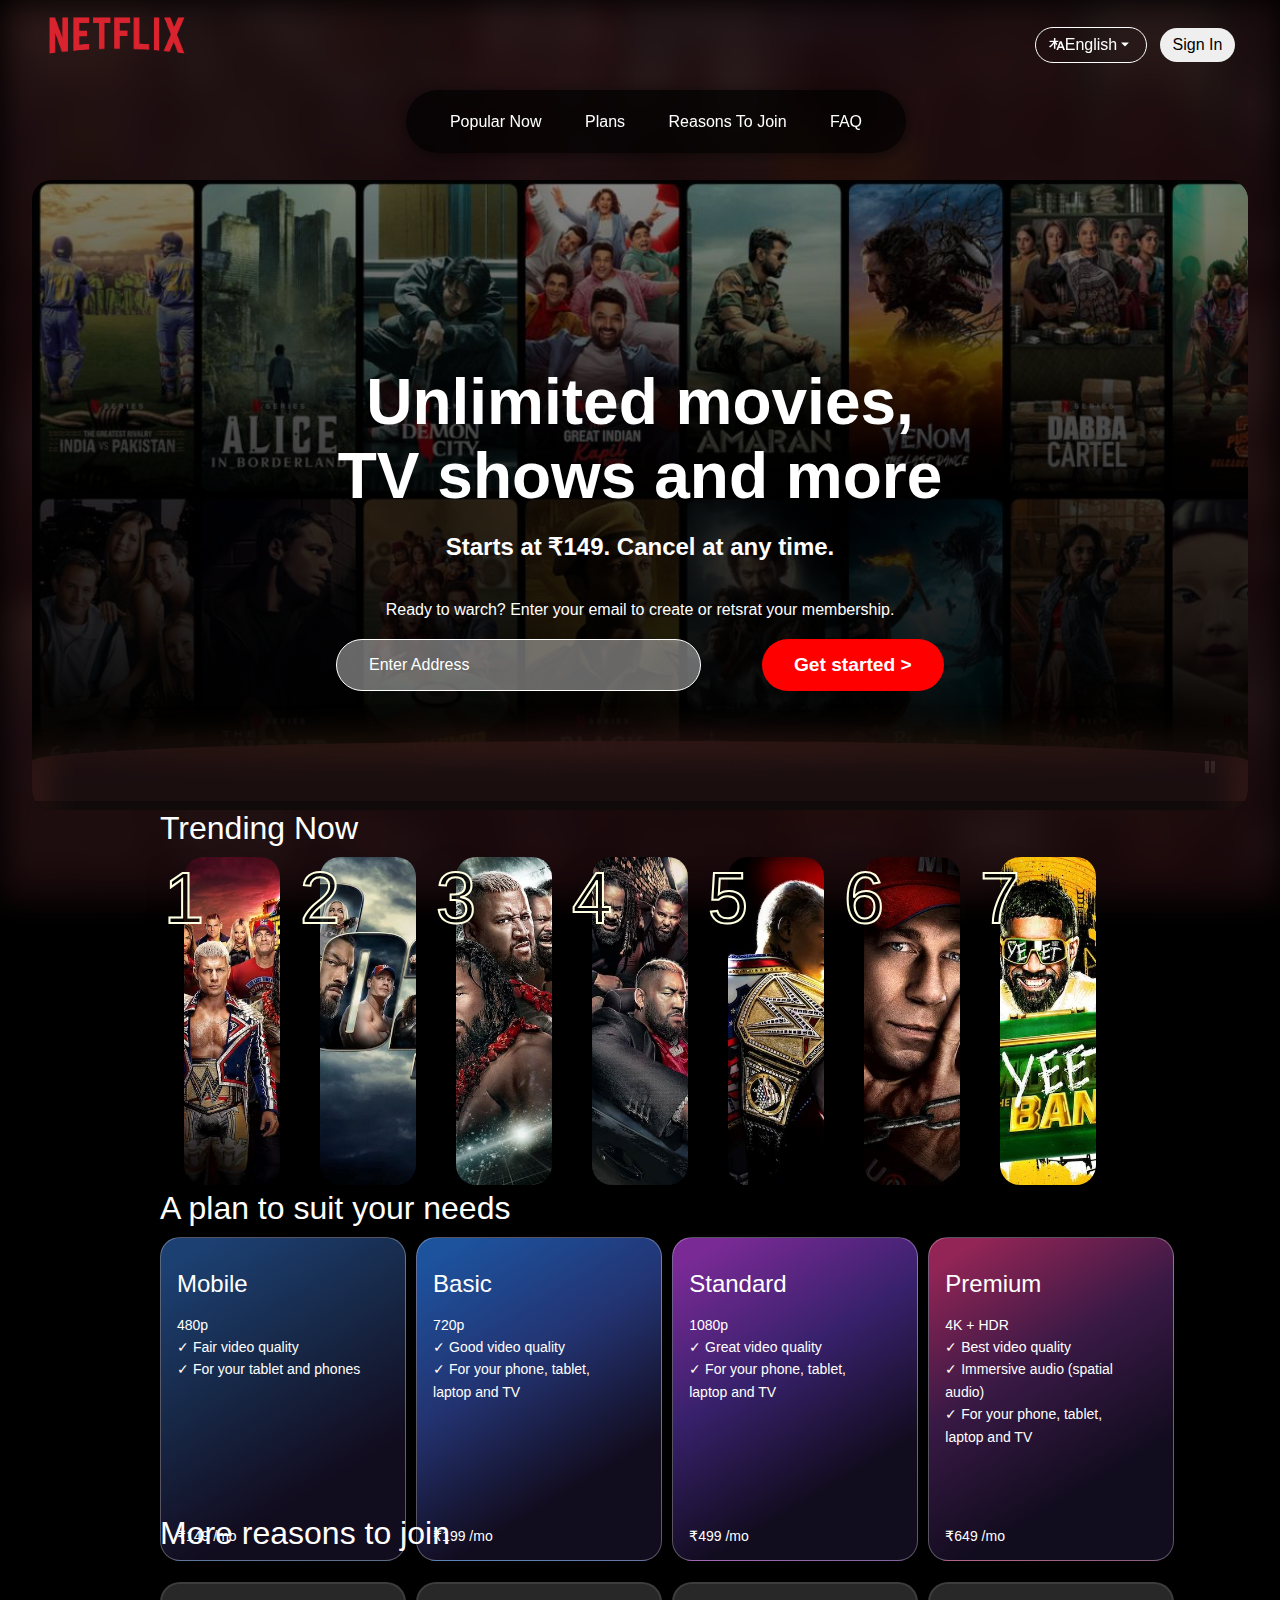
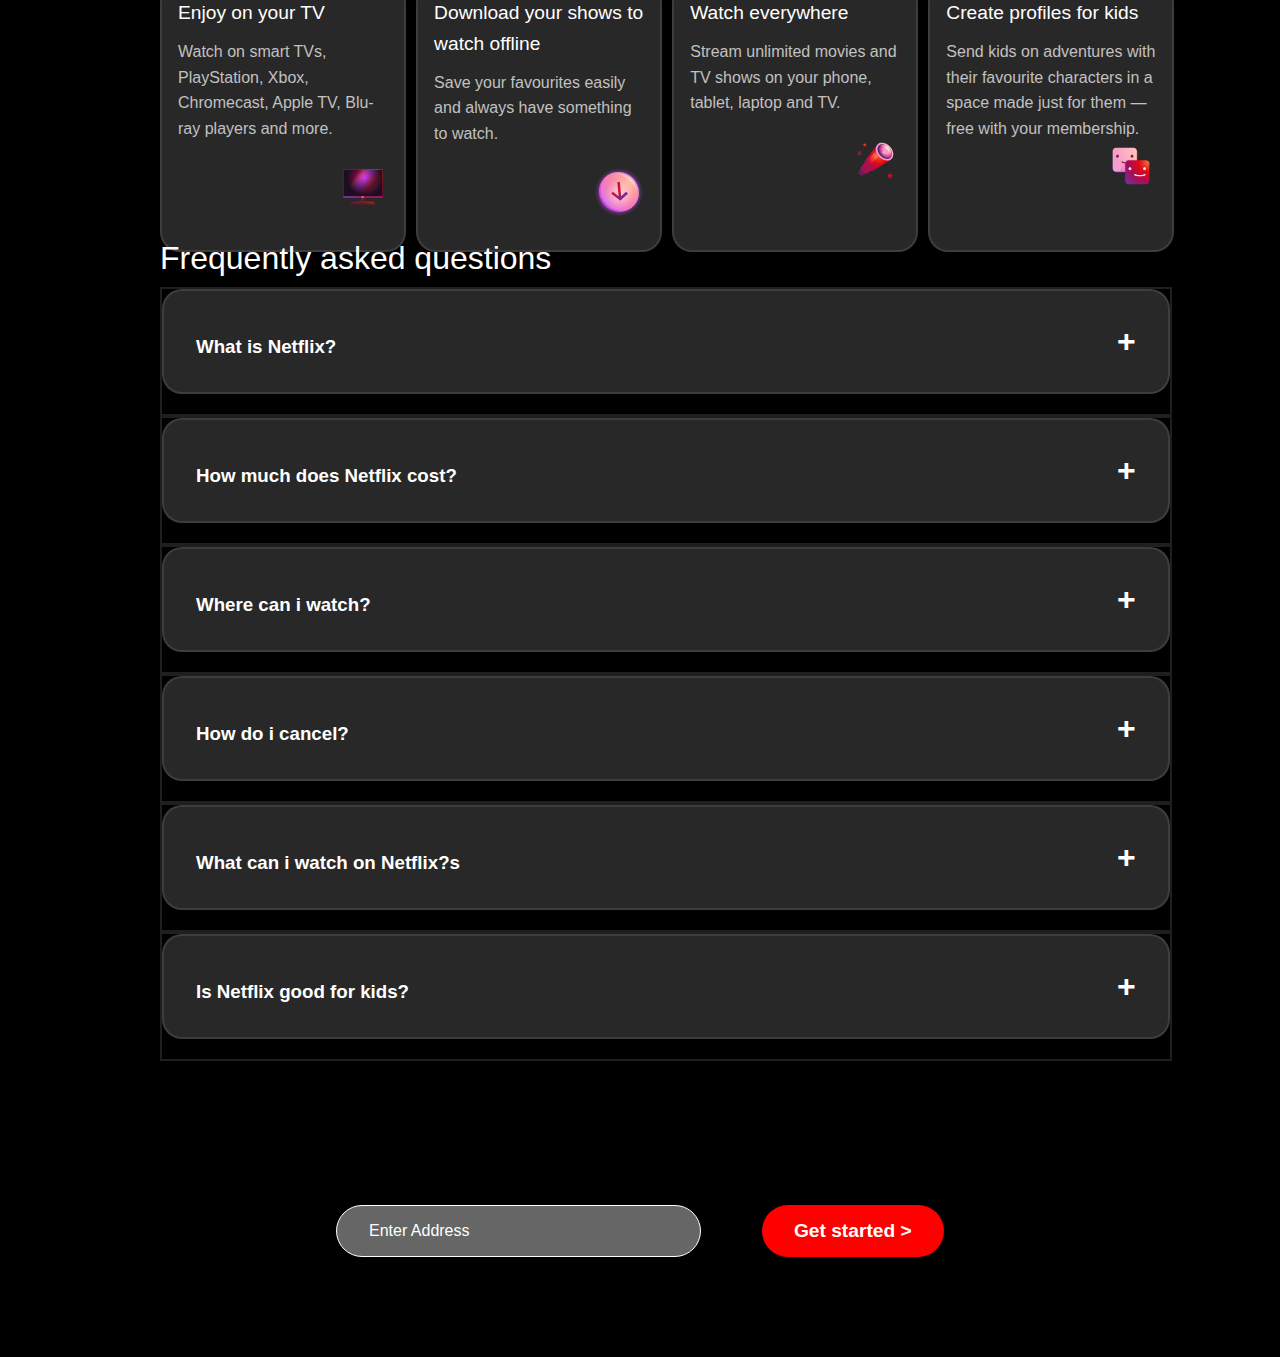
<file: netflix.html>
<!DOCTYPE html>
<html lang="en">
    <head>
        <meta charset="UTF-8">
        <meta name="viewport" content="width=device-width, initial-scale=1.0">
        <link rel="stylesheet" href="netflix.css">
        <title>Netflix Clone</title>
    </head>
    <body>
        <div class="mainNetflixContainer">
            <div class="backgroundImage">
                <div class="pinkOverLay"></div>
                
            </div>
            <div class="content">
            <nav class="nav">
                <div class="navUpper">
                    <div class="navUpperLeft">
                        <img class="Netflix_Logo" src="./Netflix_Logo.png" alt="">
                    </div>
                    <div class="navUpperRight">
                        <div class="navButtonContainer">
                            <div class="languageButton">
                                <button class="languageButtonEng">
                                    <svg xmlns="http://www.w3.org/2000/svg" fill="none" role="img" viewBox="0 0 16 16" width="16" height="16" data-icon="LanguagesSmall" aria-hidden="true"><path fill-rule="evenodd" clip-rule="evenodd" d="M10.7668 5.33333L10.5038 5.99715L9.33974 8.9355L8.76866 10.377L7.33333 14H9.10751L9.83505 12.0326H13.4217L14.162 14H16L12.5665 5.33333H10.8278H10.7668ZM10.6186 9.93479L10.3839 10.5632H11.1036H12.8856L11.6348 7.2136L10.6186 9.93479ZM9.52722 4.84224C9.55393 4.77481 9.58574 4.71045 9.62211 4.64954H6.41909V2H4.926V4.64954H0.540802V5.99715H4.31466C3.35062 7.79015 1.75173 9.51463 0 10.4283C0.329184 10.7138 0.811203 11.2391 1.04633 11.5931C2.55118 10.6795 3.90318 9.22912 4.926 7.57316V12.6667H6.41909V7.51606C6.81951 8.15256 7.26748 8.76169 7.7521 9.32292L8.31996 7.88955C7.80191 7.29052 7.34631 6.64699 6.9834 5.99715H9.06968L9.52722 4.84224Z" fill="currentColor"></path></svg>
                                    <p>English</p>
                                    <svg xmlns="http://www.w3.org/2000/svg" fill="none" role="img" viewBox="0 0 16 16" width="16" height="16" data-icon="CaretDownSmall" aria-hidden="true"><path fill-rule="evenodd" clip-rule="evenodd" d="M11.5976 6.5C11.7461 6.5 11.8204 6.67956 11.7154 6.78457L8.23574 10.2643C8.10555 10.3945 7.89445 10.3945 7.76425 10.2643L4.28457 6.78457C4.17956 6.67956 4.25393 6.5 4.40244 6.5H11.5976Z" fill="currentColor"></path></svg>
                                </button>
                            </div>
                            <div class="signInButton">
                                <button class="signInButton"> Sign In </button>
                            </div>
                        </div>
                    </div>
                </div>
            </header>
                <div class="navLower">
                    <ul class="menu">
                        <li class="menuList"> <a href="#carousel">Popular Now </a></li>
                        <li class="menuList"> <a href="#plan">Plans </a></li>
                        <li class="menuList"> <a href="#reasonToJoin">Reasons To Join </a></li>
                        <li class="menuList"> <a href="#faq">FAQ </a></li>
                    </ul>
                </div>
            </nav>
            <div class="section">
            <section class="banner">
                <div class="bannerInner">
                    <img src="./Netfli_Banner.jpg" alt="Netfli_Banner"/>
                    <img src="./Netfli_Banner.jpg" alt="Netfli_Banner"/>
                </div>
                
                <div class="overlay"></div>
                <div class="bannerContainer">
                    <h2> Unlimited movies, TV shows and more </h2>
                    <h4> Starts at ₹149. Cancel at any time. </h4>
                    <p> Ready to warch? Enter your email to create or retsrat your membership. </p>
                    <div class="bannerSignIn">
                        <input class="emailInput" type="email" placeholder="Enter Address" name ="email" id=" ">
                        <button class="getStarted"> Get started > </button>
                    </div>
                    <button class="pauseButton">
                        <svg xmlns="http://www.w3.org/2000/svg" fill="none" role="img" viewBox="0 0 16 16" width="16" height="16" data-icon="PauseSmall" aria-hidden="true"><path fill-rule="evenodd" clip-rule="evenodd" d="M3.5 2C3.22386 2 3 2.22386 3 2.5V13.5C3 13.7761 3.22386 14 3.5 14H6.5C6.77614 14 7 13.7761 7 13.5V2.5C7 2.22386 6.77614 2 6.5 2H3.5ZM9.5 2C9.22386 2 9 2.22386 9 2.5V13.5C9 13.7761 9.22386 14 9.5 14H12.5C12.7761 14 13 13.7761 13 13.5V2.5C13 2.22386 12.7761 2 12.5 2H9.5Z" fill="currentColor"></path></svg>
                    </button>
                <div class="bannerCurve">   
                    <div class="backgroundImageCurve">
                        <div class="pinkOverLayCurve"></div>
                    </div>
                </div>
                </div>
            </section>
            <section id="carousel" class="carousel">
                <h2> Trending Now </h2>
                <div class="carouselContainer">
                    <button class="scrollLeft" >&#10094;</button>
                    <div class="carouselCard">
                        <div class="carouselNumber">
                            <span>1</span>
                        </div>
                        <div class="carouselImage">
                            <img src="./trending1.jpg" alt="">
                        </div>
                    </div>
                    <div class="carouselCard">
                        <div class="carouselNumber">
                            <span>2</span>
                        </div>
                        <div class="carouselImage">
                            <img src="./trending2.jpg" alt="">
                        </div>
                    </div>
                    <div class="carouselCard">
                        <div class="carouselNumber">
                            <span>3</span>
                        </div>
                        <div class="carouselImage">
                            <img src="./trending3.jpg" alt="">
                        </div>
                    </div>
                    <div class="carouselCard">
                        <div class="carouselNumber">
                            <span>4</span>
                        </div>
                        <div class="carouselImage">
                            <img src="./trending4.jpg" alt="">
                        </div>
                    </div>
                    <div class="carouselCard">
                        <div class="carouselNumber">
                            <span>5</span>
                        </div>
                        <div class="carouselImage">
                            <img src="./trending5.jpg" alt="">
                        </div>
                    </div>
                    <div class="carouselCard">
                        <div class="carouselNumber">
                            <span>6</span>
                        </div>
                        <div class="carouselImage">
                            <img src="./trending6.jpg" alt="">
                        </div>
                    </div>
                    <div class="carouselCard">
                        <div class="carouselNumber">
                            <span>7</span>
                        </div>
                        <div class="carouselImage">
                            <img src="./trending7.jpg" alt="">
                        </div>
                    </div>
                    <!-- <div class="carouselCard">
                        <div class="carouselNumber"></div>
                        <div class="carouselImage">
                            <img src="./trending8.jpg" alt="">
                        </div>
                    </div>
                    <div class="carouselCard">
                        <div class="carouselNumber"></div>
                        <div class="carouselImage">
                            <img src="./trending9.jpg" alt="">
                        </div>
                    </div>
                    <div class="carouselCard">
                        <div class="carouselNumber"></div>
                        <div class="carouselImage">
                            <img src="./trending10.jpg" alt="">
                        </div>
                    </div> -->
                <!-- <button class="scrollBtnright" id="scrollRight">&#10095;</button> -->
                </div>
            </section>
            <section id="plan" class="plan">
                <h2> A plan to suit your needs</h2>
                <div class="planContainer">
                    <div class="planCard planCard1">
                        <div class="planUpper">
                            <h2>Mobile</h2>
                            <p>480p</p>
                            <p>&check; Fair video quality</p>
                            <p>&check; For your tablet and phones</p>
                        </div>
                        <div class="planLower">
                            <p>₹149 /mo</p>
                        </div>
                    </div>
                    <div class="planCard planCard2">
                        <div class="planUpper">
                            <h2>Basic</h2>
                            <p>720p</p>
                            <p>&check; Good video quality</p>
                            <p>&check; For your phone, tablet, laptop and TV</p>
                        </div>
                        <div class="planLower">
                            <p>₹199 /mo</p>
                        </div>
                    </div>
                    <div class="planCard planCard3">
                        <div class="planUpper">
                            <h2>Standard</h2>
                            <p>1080p</p>
                            <p>&check; Great video quality</p>
                            <p>&check; For your phone, tablet, laptop and TV</p>
                        </div>
                        <div class="planLower">
                            <p>₹499 /mo</p>
                        </div>
                    </div>
                    <div class="planCard planCard4">
                        <div class="planUpper">
                            <h2>Premium</h2>
                            <p>4K + HDR</p>
                            <p>&check; Best video quality</p>
                            <p>&check; Immersive audio (spatial audio)</p>
                            <p>&check; For your phone, tablet, laptop and TV</p>
                        </div>
                        <div class="planLower">
                            <p>₹649 /mo</p>
                        </div>
                    </div>
                </div>
            
        </section>
            <section id="reasonToJoin" class="reasonToJoin"> 
                <h2>More reasons to join</h2>
                <div class="reasonContainer">
                    <div class="reasonCard reasonCard1">
                        <div class="reasonUpper">
                            <h2>Enjoy on your TV</h2>
                             <p>Watch on smart TVs, PlayStation, Xbox, Chromecast, Apple TV, Blu-ray players and more.</p>
                        </div>
                        <div class="reasonLower">
                            <svg width="72" height="72" viewBox="0 0 72 72" fill="none"><g id="television-core-small"><path id="Vector" fill-rule="evenodd" clip-rule="evenodd" d="M37.2 53.3992C37.2 52.7365 36.6628 52.1992 36 52.1992H34.8C34.1373 52.1992 33.6 52.7365 33.6 53.3992V56.2636C33.6 56.9129 33.0834 57.4433 32.4347 57.4739C30.3013 57.5744 28.1719 57.7834 26.0546 58.1011L19.444 59.0926C18.2692 59.2688 17.4 60.2782 17.4 61.4662V62.0992C17.4 62.4304 17.6686 62.6992 18 62.6992H52.8C53.1314 62.6992 53.4 62.4304 53.4 62.0992V61.4662C53.4 60.2782 52.5309 59.2688 51.3561 59.0926L44.7454 58.1011C42.6282 57.7834 40.4987 57.5744 38.3653 57.4739C37.7167 57.4433 37.2 56.9129 37.2 56.2636V53.3992Z" fill="url(#paint0_radial_5179_1308)"></path><path id="Vector_2" d="M18.6 60.7388C18.6 60.2306 18.9587 59.796 19.4602 59.711C22.0196 59.2775 29.7585 58.0508 35.4 58.0508C41.0415 58.0508 48.7804 59.2775 51.3398 59.711C51.8412 59.796 52.2 60.2306 52.2 60.7388C52.2 60.902 52.0575 61.0268 51.8967 61.0004C50.1219 60.707 40.9704 59.2409 35.4 59.2409C29.8295 59.2409 20.678 60.707 18.9033 61.0004C18.7425 61.0268 18.6 60.902 18.6 60.7388Z" fill="url(#paint1_radial_5179_1308)"></path><path id="Vector_3" d="M63 12H8.99995C8.00584 12 7.19995 12.8059 7.19995 13.8V51.6C7.19995 52.5941 8.00584 53.4 8.99995 53.4H63C63.9941 53.4 64.8 52.5941 64.8 51.6V13.8C64.8 12.8059 63.9941 12 63 12Z" fill="url(#paint2_linear_5179_1308)"></path><path id="Vector_4" d="M63 12H8.99995C8.00584 12 7.19995 12.8059 7.19995 13.8V51.6C7.19995 52.5941 8.00584 53.4 8.99995 53.4H63C63.9941 53.4 64.8 52.5941 64.8 51.6V13.8C64.8 12.8059 63.9941 12 63 12Z" fill="url(#paint3_radial_5179_1308)"></path><path id="Vector_5" fill-rule="evenodd" clip-rule="evenodd" d="M8.99995 12.6H63C63.663 12.6 64.2 13.1372 64.2 13.8V50.4H7.79995V13.8C7.79995 13.1372 8.33719 12.6 8.99995 12.6ZM7.19995 50.4V13.8C7.19995 12.8059 8.00581 12 8.99995 12H63C63.9942 12 64.8 12.8059 64.8 13.8V50.4V51.6C64.8 52.5941 63.9942 53.4 63 53.4H8.99995C8.00581 53.4 7.19995 52.5941 7.19995 51.6V50.4Z" fill="url(#paint4_radial_5179_1308)"></path><path id="Vector_6" d="M35.4 52.8C36.3941 52.8 37.2 52.3971 37.2 51.9C37.2 51.4029 36.3941 51 35.4 51C34.4059 51 33.6 51.4029 33.6 51.9C33.6 52.3971 34.4059 52.8 35.4 52.8Z" fill="url(#paint5_radial_5179_1308)"></path></g><defs><radialGradient id="paint0_radial_5179_1308" cx="0" cy="0" r="1" gradientUnits="userSpaceOnUse" gradientTransform="translate(50.3269 49.3723) rotate(118.526) scale(55.1579 46.2871)"><stop stop-color="#802600"></stop><stop offset="0.333333" stop-color="#6F181D"></stop><stop offset="0.666667" stop-color="#5B1333"></stop><stop offset="1" stop-color="#391945"></stop></radialGradient><radialGradient id="paint1_radial_5179_1308" cx="0" cy="0" r="1" gradientUnits="userSpaceOnUse" gradientTransform="translate(48.1077 53.6128) rotate(158.116) scale(32.7275 42.219)"><stop stop-color="#99421D"></stop><stop offset="0.333333" stop-color="#99161D"></stop><stop offset="0.666667" stop-color="#7D1845"></stop><stop offset="1" stop-color="#59216E"></stop></radialGradient><linearGradient id="paint2_linear_5179_1308" x1="10.4727" y1="14.9572" x2="56.1755" y2="51.4814" gradientUnits="userSpaceOnUse"><stop stop-color="#99161D"></stop><stop offset="0.245283" stop-color="#CA005B"></stop><stop offset="0.346698" stop-color="#FF479A"></stop><stop offset="0.46934" stop-color="#CC3CFF"></stop><stop offset="0.735849" stop-color="#BC1A22"></stop><stop offset="1" stop-color="#C94FF5"></stop></linearGradient><radialGradient id="paint3_radial_5179_1308" cx="0" cy="0" r="1" gradientUnits="userSpaceOnUse" gradientTransform="translate(38.6181 23.8286) rotate(90) scale(25.9571 25.8545)"><stop stop-color="#1C0E20" stop-opacity="0"></stop><stop offset="1" stop-color="#1C0E20"></stop></radialGradient><radialGradient id="paint4_radial_5179_1308" cx="0" cy="0" r="1" gradientUnits="userSpaceOnUse" gradientTransform="translate(54 20.1938) rotate(144.293) scale(47.2897 44.8232)"><stop stop-color="#EF7744"></stop><stop offset="0.333333" stop-color="#E50914"></stop><stop offset="0.666667" stop-color="#A70D53"></stop><stop offset="1" stop-color="#792A95"></stop></radialGradient><radialGradient id="paint5_radial_5179_1308" cx="0" cy="0" r="1" gradientUnits="userSpaceOnUse" gradientTransform="translate(36.525 51.3562) rotate(135) scale(4.58735)"><stop stop-color="#FFDCCC"></stop><stop offset="0.333333" stop-color="#FFBDC0"></stop><stop offset="0.666667" stop-color="#F89DC6"></stop><stop offset="1" stop-color="#E4A1FA"></stop></radialGradient></defs></svg>
                        </div>
                    </div>
                    <div class="reasonCard reasonCard2">
                        <div class="reasonUpper">
                            <h2>Download your shows to watch offline</h2>
                            <p>Save your favourites easily and always have something to watch.</p>
                        </div>
                        <div class="reasonLower">
                            <svg width="72" height="72" viewBox="0 0 72 72" fill="none"><g id="download-core-small"><path id="Vector" d="M36 70.2008C54.8882 70.2008 70.2001 54.8889 70.2001 36.0008C70.2001 17.1126 54.8882 1.80078 36 1.80078C17.1119 1.80078 1.80005 17.1126 1.80005 36.0008C1.80005 54.8889 17.1119 70.2008 36 70.2008Z" fill="url(#paint0_radial_5179_7940)"></path><path id="Vector_2" opacity="0.4" d="M64.7658 36.195C65.5206 51.5916 53.7908 63.5824 38.5668 62.977C23.3428 62.3722 10.3893 49.4 9.63446 34.0034C8.87954 18.6068 20.6091 6.61594 35.8331 7.22116C51.0571 7.82638 64.0104 20.7984 64.7658 36.195Z" fill="url(#paint1_radial_5179_7940)"></path><path id="Vector_3" d="M62.3657 37.9958C63.1205 53.3924 51.3908 65.3832 36.1668 64.7778C20.9428 64.173 7.9893 51.2008 7.23444 35.8041C6.47952 20.4075 18.2091 8.41672 33.4331 9.02194C48.6571 9.62716 61.6103 22.5992 62.3657 37.9958Z" fill="url(#paint2_radial_5179_7940)"></path><path id="Vector_4" opacity="0.5" d="M64.7658 36.195C65.5206 51.5916 53.7908 63.5824 38.5668 62.977C23.3428 62.3722 10.3893 49.4 9.63446 34.0034C8.87954 18.6068 20.6091 6.61594 35.8331 7.22116C51.0571 7.82638 64.0104 20.7984 64.7658 36.195Z" fill="url(#paint3_radial_5179_7940)"></path><path id="Vector_5" opacity="0.6" d="M36.9 60.6C48.6636 60.6 58.2 51.0637 58.2 39.3C58.2 27.5363 48.6636 18 36.9 18C25.1363 18 15.6 27.5363 15.6 39.3C15.6 51.0637 25.1363 60.6 36.9 60.6Z" fill="url(#paint4_radial_5179_7940)"></path><path id="Vector_6" fill-rule="evenodd" clip-rule="evenodd" d="M39.0849 42.2727L46.3387 35.76L48.8945 38.5142L38.9118 47.477L37.8466 48.4333L36.6071 47.477L24.9899 38.5142L27.0434 35.76L35.4849 42.2727L33.6 21.6016H37.2L39.0849 42.2727Z" fill="url(#paint5_radial_5179_7940)"></path><path id="Vector_7" opacity="0.4" fill-rule="evenodd" clip-rule="evenodd" d="M61.6566 34.9618C61.7832 35.3893 62.391 35.3233 62.3694 34.878C61.6962 21.1369 50.1509 9.55975 36.5817 9.01957C34.4606 8.93515 32.4155 9.12541 30.4772 9.55909C30.0745 9.64915 30.1575 10.2082 30.5697 10.2246C45.0094 10.7979 57.6246 21.2971 61.6566 34.9618Z" fill="url(#paint6_radial_5179_7940)"></path></g><defs><radialGradient id="paint0_radial_5179_7940" cx="0" cy="0" r="1" gradientUnits="userSpaceOnUse" gradientTransform="translate(36.0001 36.1837) rotate(-90) scale(34.3829)"><stop offset="0.782019" stop-color="#982DBE"></stop><stop offset="0.906819" stop-color="#B038DC" stop-opacity="0.2"></stop><stop offset="1" stop-color="#E4A1FA" stop-opacity="0"></stop></radialGradient><radialGradient id="paint1_radial_5179_7940" cx="0" cy="0" r="1" gradientUnits="userSpaceOnUse" gradientTransform="translate(52.9937 20.0992) rotate(135) scale(49.9836)"><stop stop-color="#FFDCCC"></stop><stop offset="0.333333" stop-color="#FFBDC0"></stop><stop offset="0.666667" stop-color="#F89DC6"></stop><stop offset="1" stop-color="#E4A1FA"></stop></radialGradient><radialGradient id="paint2_radial_5179_7940" cx="0" cy="0" r="1" gradientUnits="userSpaceOnUse" gradientTransform="translate(52.7999 19.6937) rotate(135) scale(53.1037)"><stop stop-color="#FFA984"></stop><stop offset="0.333333" stop-color="#FF787F"></stop><stop offset="0.666667" stop-color="#F45FA2"></stop><stop offset="1" stop-color="#C44AF1"></stop></radialGradient><radialGradient id="paint3_radial_5179_7940" cx="0" cy="0" r="1" gradientUnits="userSpaceOnUse" gradientTransform="translate(52.9937 20.0992) rotate(135) scale(49.9836)"><stop stop-color="#FFDCCC"></stop><stop offset="0.333333" stop-color="#FFBDC0"></stop><stop offset="0.666667" stop-color="#F89DC6"></stop><stop offset="1" stop-color="#E4A1FA"></stop></radialGradient><radialGradient id="paint4_radial_5179_7940" cx="0" cy="0" r="1" gradientUnits="userSpaceOnUse" gradientTransform="translate(36.9 39.3) scale(21.3)"><stop stop-color="white"></stop><stop offset="1" stop-color="white" stop-opacity="0"></stop></radialGradient><radialGradient id="paint5_radial_5179_7940" cx="0" cy="0" r="1" gradientUnits="userSpaceOnUse" gradientTransform="translate(31.2 32.1016) rotate(39.5226) scale(15.5567)"><stop stop-color="#EF7744"></stop><stop offset="0.2406" stop-color="#E50914"></stop><stop offset="1" stop-color="#792A95"></stop></radialGradient><radialGradient id="paint6_radial_5179_7940" cx="0" cy="0" r="1" gradientUnits="userSpaceOnUse" gradientTransform="translate(50.7 21.3) rotate(-180) scale(30)"><stop stop-color="white"></stop><stop offset="1" stop-color="white" stop-opacity="0"></stop></radialGradient></defs></svg>
                        </div>
                    </div>
                    <div class="reasonCard reasonCard3">
                        <div class="reasonUpper">
                            <h2>Watch everywhere</h2>
                            <p>Stream unlimited movies and TV shows on your phone, tablet, laptop and TV.</p>
                        </div>
                        <div class="reasonLower">
                            <svg width="72" height="72" viewBox="0 0 72 72" fill="none"><g id="telescope-core-small"><path id="Vector" d="M24.0492 36.6016L33.6 46.3898L17.8029 56.8633C17.8029 56.8633 15.8891 57.6983 13.625 55.2638C11.361 52.8293 12.1235 51.238 12.1235 51.238L24.0492 36.6016Z" fill="url(#paint0_radial_5179_1664)"></path><path id="Vector_2" d="M25.0344 34.1992L36 46.151L25.0616 53.8043C25.0616 53.8043 21.8289 55.0984 18.0987 51.0172C14.3686 46.9358 15.9198 44.5105 15.9198 44.5105L25.0344 34.1992Z" fill="url(#paint1_radial_5179_1664)"></path><path id="Vector_3" d="M39 13.0195L59.1 33.6788L32.5325 50.4142C32.5325 50.4142 28.7459 50.2552 24.3978 45.4897C20.0498 40.7243 21.4096 35.8101 21.4096 35.8101L39 13.0195Z" fill="url(#paint2_radial_5179_1664)"></path><path id="Vector_4" d="M57.6709 15.3516C63.1044 21.2807 63.9858 29.2883 59.6386 33.2371C55.2916 37.186 47.3628 35.5806 41.9292 29.6515C36.4954 23.7224 35.6145 15.7148 39.9615 11.766C44.3084 7.81716 52.2372 9.42252 57.6709 15.3516Z" fill="url(#paint3_radial_5179_1664)"></path><path id="Vector_5" d="M58.3787 31.255C54.8121 34.5032 48.2143 33.0817 43.6421 28.0798C39.07 23.078 38.2547 16.39 41.8213 13.1419C45.3879 9.89364 51.9857 11.3152 56.5579 16.3171C61.1298 21.3189 61.9452 28.0069 58.3787 31.255Z" fill="url(#paint4_radial_5179_1664)"></path><path id="Vector_6" opacity="0.85" d="M59.6783 28.823C60.576 24.1785 59.6544 20.5934 56.1603 16.6199C52.6662 12.6464 47.3508 10.8657 43.7796 12.7598C39.371 15.098 48.3734 13.5961 53.4577 19.5815C57.8259 24.724 58.8516 33.1009 59.6783 28.823Z" fill="url(#paint5_radial_5179_1664)"></path><path id="Vector_7" opacity="0.4" d="M50.3979 25.2452C50.4549 26.7239 49.2932 27.7677 47.8032 27.5766C46.3131 27.3856 45.059 26.032 45.002 24.5532C44.945 23.0745 46.1067 22.0307 47.5968 22.2218C49.0868 22.4128 50.341 23.7664 50.3979 25.2452Z" fill="url(#paint6_radial_5179_1664)"></path><path id="Vector_8" opacity="0.6" d="M36.9217 21.0039L26.4258 34.3627C26.3297 36.4604 28.2903 39.5534 30.0334 40.8344L41.2345 29.9105C39.6 28.2005 36.9591 24.1025 36.9217 21.0039Z" fill="url(#paint7_radial_5179_1664)"></path><path id="Vector_9" fill-rule="evenodd" clip-rule="evenodd" d="M20.0576 9.60156L21.479 11.7187L24 11.0654L22.3575 13.0272L23.7789 15.1444L21.3424 14.2397L19.7 16.2016L19.8365 13.6806L17.4 12.7759L19.9209 12.1225L20.0576 9.60156ZM58.776 52.8016L58.9623 56.4685L62.4 57.4188L59.0774 58.7347L59.2637 62.4016L57.0239 59.548L53.7014 60.8638L55.6397 57.7843L53.4 54.9307L56.8377 55.8811L58.776 52.8016ZM15.206 24.2101L15.8768 21.0016L13.4793 23.1964L10.6853 21.5563L11.9975 24.553L9.59998 26.7478L12.8085 26.405L14.1207 29.4016L14.7915 26.1931L18 25.8502L15.206 24.2101Z" fill="url(#paint8_linear_5179_1664)"></path></g><defs><radialGradient id="paint0_radial_5179_1664" cx="0" cy="0" r="1" gradientUnits="userSpaceOnUse" gradientTransform="translate(36.6875 32.7016) rotate(135) scale(34.9134)"><stop stop-color="#99421D"></stop><stop offset="0.333333" stop-color="#99161D"></stop><stop offset="0.666667" stop-color="#7D1845"></stop><stop offset="1" stop-color="#59216E"></stop></radialGradient><radialGradient id="paint1_radial_5179_1664" cx="0" cy="0" r="1" gradientUnits="userSpaceOnUse" gradientTransform="translate(42.5937 27.2992) rotate(135) scale(44.5477 44.5279)"><stop stop-color="#EF7744"></stop><stop offset="0.333333" stop-color="#E50914"></stop><stop offset="0.666667" stop-color="#A70D53"></stop><stop offset="1" stop-color="#792A95"></stop></radialGradient><radialGradient id="paint2_radial_5179_1664" cx="0" cy="0" r="1" gradientUnits="userSpaceOnUse" gradientTransform="translate(42.3 29.106) rotate(135) scale(31.8127)"><stop stop-color="#FB540D"></stop><stop offset="0.333333" stop-color="#E50914"></stop><stop offset="0.666667" stop-color="#A70D53"></stop><stop offset="1" stop-color="#792A95"></stop></radialGradient><radialGradient id="paint3_radial_5179_1664" cx="0" cy="0" r="1" gradientUnits="userSpaceOnUse" gradientTransform="translate(57.675 14.7078) rotate(134.326) scale(24.0433 24.0367)"><stop stop-color="#FFDCCC"></stop><stop offset="0.333333" stop-color="#FFBDC0"></stop><stop offset="0.666667" stop-color="#F89DC6"></stop><stop offset="1" stop-color="#E4A1FA"></stop></radialGradient><radialGradient id="paint4_radial_5179_1664" cx="0" cy="0" r="1" gradientUnits="userSpaceOnUse" gradientTransform="translate(52.1305 21.273) rotate(141.875) scale(9.87138 12.8159)"><stop offset="0.307292" stop-color="#F89DC6"></stop><stop offset="0.645392" stop-color="#E75094"></stop><stop offset="1" stop-color="#59216E"></stop></radialGradient><radialGradient id="paint5_radial_5179_1664" cx="0" cy="0" r="1" gradientUnits="userSpaceOnUse" gradientTransform="translate(55.8 15.6) rotate(135) scale(13.1522)"><stop stop-color="white"></stop><stop offset="1" stop-color="white" stop-opacity="0"></stop></radialGradient><radialGradient id="paint6_radial_5179_1664" cx="0" cy="0" r="1" gradientUnits="userSpaceOnUse" gradientTransform="translate(49.2362 22.9648) rotate(131.079) scale(5.08644 6.006)"><stop stop-color="white"></stop><stop offset="1" stop-color="white" stop-opacity="0"></stop></radialGradient><radialGradient id="paint7_radial_5179_1664" cx="0" cy="0" r="1" gradientUnits="userSpaceOnUse" gradientTransform="translate(36.8758 29.1353) rotate(137.622) scale(13.5764)"><stop stop-color="#FFA984"></stop><stop offset="1" stop-color="#F7636B" stop-opacity="0"></stop></radialGradient><linearGradient id="paint8_linear_5179_1664" x1="44.65" y1="27.9016" x2="24.25" y2="48.3016" gradientUnits="userSpaceOnUse"><stop stop-color="#EF7744"></stop><stop offset="0.333333" stop-color="#E50914"></stop><stop offset="0.666667" stop-color="#A70D53"></stop><stop offset="1" stop-color="#792A95"></stop></linearGradient></defs></svg>
                        </div>
                    </div>
                    <div class="reasonCard reasonCard4">
                        <div class="reasonUpper">
                            <h2>Create profiles for kids</h2>
                            <p>Send kids on adventures with their favourite characters in a space made just for them — free with your membership.</p>
                        </div>
                        <div class="reasonLower4">
                            <div class="default-ltr-cache-107fr8n"><svg width="72" height="72" viewBox="0 0 72 72" fill="none"><g id="profiles-core-small"><path id="Vector" d="M10.8 15.6008C10.8 12.9499 12.949 10.8008 15.5999 10.8008H40.8C43.4509 10.8008 45.6 12.9498 45.6 15.6008V40.8007C45.6 43.4516 43.4509 45.6007 40.8 45.6007H15.6C12.949 45.6007 10.8 43.4517 10.8 40.8007V15.6008Z" fill="url(#paint0_radial_5179_7919)"></path><path id="Vector_2" d="M9.59998 14.4016C9.59998 11.7506 11.749 9.60162 14.4 9.60156H39.6C42.251 9.60156 44.4 11.7506 44.4 14.4016V39.6015C44.4 42.2525 42.251 44.4015 39.6 44.4015H14.4C11.749 44.4016 9.59998 42.2525 9.59998 39.6015V14.4016Z" fill="url(#paint1_radial_5179_7919)"></path><path id="Vector_3" d="M18.6 21.9008C18.6 23.0606 17.6598 24.0008 16.5 24.0008C15.3402 24.0008 14.4 23.0606 14.4 21.9008C14.4 20.741 15.3402 19.8008 16.5 19.8008C17.6598 19.8008 18.6 20.741 18.6 21.9008Z" fill="url(#paint2_radial_5179_7919)"></path><path id="Vector_4" d="M39.6 21.9008C39.6 23.0606 38.6598 24.0008 37.5 24.0008C36.3402 24.0008 35.4 23.0606 35.4 21.9008C35.4 20.741 36.3402 19.8008 37.5 19.8008C38.6598 19.8008 39.6 20.741 39.6 21.9008Z" fill="url(#paint3_radial_5179_7919)"></path><path id="Vector_5" d="M23.6713 29.4501C23.2437 29.1967 22.6917 29.3379 22.4383 29.7655C22.1848 30.1932 22.3261 30.7452 22.7537 30.9986C23.8254 31.6337 26.769 32.7744 30.6375 32.7744C34.506 32.7744 37.4497 31.6337 38.5213 30.9986C38.949 30.7452 39.0902 30.1932 38.8368 29.7655C38.5834 29.3379 38.0313 29.1967 37.6037 29.4501C36.8191 29.9151 34.194 30.9744 30.6375 30.9744C27.081 30.9744 24.456 29.9151 23.6713 29.4501Z" fill="url(#paint4_radial_5179_7919)"></path><path id="Vector_6" opacity="0.35" d="M19.2 44.4016H28.2L32.4 27.6016C30.2787 28.1801 28.4542 29.5387 27.2921 31.4053L19.2 44.4016Z" fill="url(#paint5_radial_5179_7919)"></path><path id="Vector_7" d="M27.6 32.4016C27.6 29.7506 29.749 27.6016 32.4 27.6016L57.6 27.6016C60.2508 27.6016 62.4 29.7506 62.4 32.4016V57.6015C62.4 60.2524 60.2508 62.4016 57.6 62.4016H32.4C29.749 62.4016 27.6 60.2524 27.6 57.6016V32.4016Z" fill="url(#paint6_radial_5179_7919)"></path><path id="Vector_8" d="M36.6 39.9008C36.6 41.0606 35.6598 42.0008 34.5 42.0008C33.3402 42.0008 32.4 41.0606 32.4 39.9008C32.4 38.741 33.3402 37.8008 34.5 37.8008C35.6598 37.8008 36.6 38.741 36.6 39.9008Z" fill="url(#paint7_radial_5179_7919)"></path><path id="Vector_9" d="M57.6 39.9008C57.6 41.0606 56.6598 42.0008 55.5 42.0008C54.3402 42.0008 53.4 41.0606 53.4 39.9008C53.4 38.741 54.3402 37.8008 55.5 37.8008C56.6598 37.8008 57.6 38.741 57.6 39.9008Z" fill="url(#paint8_radial_5179_7919)"></path><path id="Vector_10" d="M41.8213 47.6025C41.3937 47.349 40.8416 47.4903 40.5882 47.9179C40.3348 48.3455 40.476 48.8976 40.9037 49.1509C41.9753 49.786 44.919 50.9267 48.7875 50.9267C52.656 50.9267 55.5996 49.786 56.6713 49.1509C57.0989 48.8976 57.2402 48.3455 56.9867 47.9179C56.7333 47.4903 56.1813 47.349 55.7537 47.6025C54.969 48.0674 52.344 49.1267 48.7875 49.1267C45.231 49.1267 42.6059 48.0674 41.8213 47.6025Z" fill="url(#paint9_radial_5179_7919)"></path></g><defs><radialGradient id="paint0_radial_5179_7919" cx="0" cy="0" r="1" gradientUnits="userSpaceOnUse" gradientTransform="translate(39.075 17.6882) rotate(135) scale(32.8097)"><stop stop-color="#99421D"></stop><stop offset="0.333333" stop-color="#99161D"></stop><stop offset="0.666667" stop-color="#7D1845"></stop><stop offset="1" stop-color="#59216E"></stop></radialGradient><radialGradient id="paint1_radial_5179_7919" cx="0" cy="0" r="1" gradientUnits="userSpaceOnUse" gradientTransform="translate(62.4 8.70157) rotate(133.87) scale(75.3216)"><stop stop-color="#FFDCCC"></stop><stop offset="0.333333" stop-color="#FFBDC0"></stop><stop offset="0.666667" stop-color="#F89DC6"></stop><stop offset="1" stop-color="#E4A1FA"></stop></radialGradient><radialGradient id="paint2_radial_5179_7919" cx="0" cy="0" r="1" gradientUnits="userSpaceOnUse" gradientTransform="translate(60.3 11.1008) rotate(133.939) scale(68.7426 55.9547)"><stop stop-color="#99421D"></stop><stop offset="0.333333" stop-color="#99161D"></stop><stop offset="0.666667" stop-color="#7D1845"></stop><stop offset="1" stop-color="#59216E"></stop></radialGradient><radialGradient id="paint3_radial_5179_7919" cx="0" cy="0" r="1" gradientUnits="userSpaceOnUse" gradientTransform="translate(60.3 11.1008) rotate(133.939) scale(68.7426 55.9547)"><stop stop-color="#99421D"></stop><stop offset="0.333333" stop-color="#99161D"></stop><stop offset="0.666667" stop-color="#7D1845"></stop><stop offset="1" stop-color="#59216E"></stop></radialGradient><radialGradient id="paint4_radial_5179_7919" cx="0" cy="0" r="1" gradientUnits="userSpaceOnUse" gradientTransform="translate(60.3 11.0994) rotate(133.939) scale(68.7426 55.9548)"><stop stop-color="#99421D"></stop><stop offset="0.333333" stop-color="#99161D"></stop><stop offset="0.666667" stop-color="#7D1845"></stop><stop offset="1" stop-color="#59216E"></stop></radialGradient><radialGradient id="paint5_radial_5179_7919" cx="0" cy="0" r="1" gradientUnits="userSpaceOnUse" gradientTransform="translate(39.6 27.9016) rotate(135) scale(23.3345)"><stop stop-color="#FFA984"></stop><stop offset="0.333333" stop-color="#FF787F"></stop><stop offset="0.666667" stop-color="#F45FA2"></stop><stop offset="1" stop-color="#C44AF1"></stop></radialGradient><radialGradient id="paint6_radial_5179_7919" cx="0" cy="0" r="1" gradientUnits="userSpaceOnUse" gradientTransform="translate(61.8 29.7016) rotate(135) scale(43.2749)"><stop stop-color="#EF7744"></stop><stop offset="0.333333" stop-color="#E50914"></stop><stop offset="0.666667" stop-color="#A70D53"></stop><stop offset="1" stop-color="#792A95"></stop></radialGradient><radialGradient id="paint7_radial_5179_7919" cx="0" cy="0" r="1" gradientUnits="userSpaceOnUse" gradientTransform="translate(62.1 11.1008) rotate(137.146) scale(73.6614 60.3576)"><stop stop-color="#FFDCCC"></stop><stop offset="0.333333" stop-color="#FDF6F6"></stop><stop offset="0.666667" stop-color="#FADCE9"></stop><stop offset="1" stop-color="#E4A1FA"></stop></radialGradient><radialGradient id="paint8_radial_5179_7919" cx="0" cy="0" r="1" gradientUnits="userSpaceOnUse" gradientTransform="translate(62.1 11.1008) rotate(137.146) scale(73.6614 60.3576)"><stop stop-color="#FFDCCC"></stop><stop offset="0.333333" stop-color="#FDF6F6"></stop><stop offset="0.666667" stop-color="#FADCE9"></stop><stop offset="1" stop-color="#E4A1FA"></stop></radialGradient><radialGradient id="paint9_radial_5179_7919" cx="0" cy="0" r="1" gradientUnits="userSpaceOnUse" gradientTransform="translate(62.1 11.1017) rotate(137.146) scale(73.6614 60.3576)"><stop stop-color="#FFDCCC"></stop><stop offset="0.333333" stop-color="#FDF6F6"></stop><stop offset="0.666667" stop-color="#FADCE9"></stop><stop offset="1" stop-color="#E4A1FA"></stop></radialGradient></defs></svg></div>
                        </div>
                    </div>
                </div>
            </section>
            <section id="faq" class="faq">
                <h2>Frequently asked questions</h2>
                <div class="faqContainer">
                    <div class="faqCard">
                        <div class="faqUpper">
                            <h3>What is Netflix?</h3>
                            <span>+</span>
                        </div>
                        <div class="faqAns">
                            Netflix is a streaming service that offers a wide variety of award-winning TV shows, movies, anime, documentaries and more – on thousands of internet-connected devices.<br><br>You can watch as much as you want, whenever you want, without a single ad – all for one low monthly price. There's always something new to discover, and new TV shows and movies are added every week!
                        </div>
                    </div>
                    <div class="faqCard">
                        <div class="faqUpper">
                            <h3>How much does Netflix cost?</h3>
                            <span>+</span>
                        </div>
                        <div class="faqAns">
                            Watch Netflix on your smartphone, tablet, Smart TV, laptop, or streaming device, all for one fixed monthly fee. Plans range from ₹149 to ₹649 a month. No extra costs, no contracts.
                        </div>
                    </div>
                    <div class="faqCard">
                        <div class="faqUpper">
                            <h3>Where can i watch?</h3>
                            <span>+</span>
                        </div>
                        <div class="faqAns">
                            Watch anywhere, anytime. Sign in with your Netflix account to watch instantly on the web at netflix.com from your personal computer or on any internet-connected device that offers the Netflix app, including smart TVs, smartphones, tablets, streaming media players and game consoles.<br><br>You can also download your favourite shows with the iOS or Android app. Use downloads to watch while you're on the go and without an internet connection. Take Netflix with you anywhere.
                        </div>
                    </div>
                    <div class="faqCard">
                        <div class="faqUpper">
                            <h3>How do i cancel?</h3>
                            <span>+</span>
                        </div>
                        <div class="faqAns">
                            Netflix is flexible. There are no annoying contracts and no commitments. You can easily cancel your account online in two clicks. There are no cancellation fees – start or stop your account anytime.
                        </div>
                    </div>
                    <div class="faqCard">
                        <div class="faqUpper">
                            <h3>What can i watch on Netflix?s</h3>
                            <span>+</span>
                        </div>
                        <div class="faqAns">
                            Netflix has an extensive library of feature films, documentaries, TV shows, anime, award-winning Netflix originals, and more. Watch as much as you want, anytime you want.
                        </div>
                    </div>
                    <div class="faqCard">
                        <div class="faqUpper">
                            <h3>Is Netflix good for kids?</h3>
                            <span>+</span>
                        </div>
                        <div class="faqAns">
                            The Netflix Kids experience is included in your membership to give parents control while kids enjoy family-friendly TV shows and films in their own space.<br><br>Kids profiles come with PIN-protected parental controls that let you restrict the maturity rating of content kids can watch and block specific titles you don’t want kids to see.
                        </div>
                    </div>
                </div>
            </section>
            <section class="getStartedend">
                <div class="bannerSignIn">
                    <input class="emailInput" type="email" placeholder="Enter Address" name ="email" id=" ">
                    <button class="getStarted"> Get started > </button>
                </div>
            </section>
            <footer class="information">
                <h2>Questions? Call 000-800-919-1743</h2>
                <div class="info">
                    <ul>
                        <li></li>
                        <li></li>
                        <li></li>
                        <li></li>
                    </ul>
                </div>

            </footer>
        </div>
        </div>
        </div>
        <script src="bannerInner.js"></script>
        <!-- <script src="carouselControl.js"></script> -->
    </body>
</html>
</file>
<file: netflix.css>
*{
    margin: 0;
    padding: 0;
    box-sizing: border-box;
    font-family: 'Franklin Gothic Medium', 'Arial Narrow', Arial, sans-serif;
    scroll-behavior: smooth;
}
* a{
    color: white;
    text-decoration: none;
}
body{
    background-color: black;
}
.mainNetflixContainer{
    /* border: 2px solid red; */
    /* padding: 0rem 2rem; */
    
}
.backgroundImage{
    background-image: url("./Netfli_Banner.jpg");
    filter: blur(16px);
    height: 100vh;
    position: relative;
}
.pinkOverLay{
    background-color: rgba(61, 21, 27, 0.807);
    height: 100%;
    width: 100%;
}
.content{
    position: absolute; 
    top: 0%; 
    /* border: 2px solid white; */
    background-color: rgba(0,0,0,.5);
    padding:0rem 2rem ;
}

.nav{
    /* border: 2px solid green; */
    height: 20vh;
    /* width: 100%; */
    position: fixed;
    z-index: 1000;
   
}
.navUpper{
    /* border: 2px solid blue; */
    display: flex;
    height: 50%;
}
.navUpperLeft{
    /* border: 2px solid red; */
    width: 50%;

}
.Netflix_Logo{
    width: 28%;
}
.navUpperRight{
    /* border: 2px solid green; */
    width: 50%;
    margin-right: 2rem;
}
.navLower{
    /* width: 100%;
    position: fixed;
    z-index: 1000; */
}
.navButtonContainer{
    display: flex;
    justify-content: flex-end;
    align-items: center;
    height: 100%;
}

.languageButtonEng{
    display: flex;
    padding: .5rem .8rem;
    border-radius: 50px;
    background: transparent;
    border: 1px solid white;
    outline: none;
    color: white;
    font-size: 1rem;
}
.signInButton{
    background-color: solid #ffff;
    padding: .5rem .8rem;
    border-radius: 50px;
    border: none;
    font-size: 1rem;
}
.languageButtonEng{
    margin-left: 5px;
}
.pauseButton{
    position: absolute;
  bottom: 20px;
  right: 20px;
  background-color: rgb(0, 0, 0);
  border: none;
  border-radius: 50%;
  padding: 10px;
  color: white;
  font-size: 20px;
  cursor: pointer;
}

.navLower{
    /* border: 2px solid red; */
    height: 50%;
    color: white;
    display: flex;
    justify-content: center;
}
    
.menu{
    /* border: 2px solid green; */
    width: 40%;
    list-style: none;
    display: flex;
    justify-content: space-evenly; 
    border-radius: 50px;
    background: rgba(0, 0, 0, 0.7);
    box-shadow: 2px 3px 14px rgba(0, 0, 0, 0.5);
    backdrop-filter:blur(7px) ;
    height: 7vh;   
}
.menuList{
    /* border: 2px solid red; */
    height: 100%;
    display: flex;
    align-items: center;
}
.section{
    margin-top: 20vh;
}
.banner{
    /* border: 2px solid red;  */
    height: 70vh;
    border-radius: 20px;
    overflow: hidden;
    position: relative;
    background-size: cover;
    background-position: center;   
}


.bannerInner{
    
    position: absolute;
    top: 0;
    left: 0;
    width: 200%;
    height: 100%;
    display: flex;
    animation: moveBackground 100s linear infinite;
}
    

.bannerInner img{
    width: 100%;
    height: 100%;
    object-fit: cover;   
}
 
.overlay{
    position: absolute;
    top: 0;
    left: 0;
    height: 100%;
    width: 100%;
    border-radius: 20px;
    background-image: linear-gradient(rgba(0,0,0,.3), rgba(0,0,0,.7), black);     
    z-index: 1;
    pointer-events: none;
} 
/* Animation for moving background */
@keyframes moveBackground {
    0% {
      transform: translateX(0); /* Start position */
    }
    100% {
      transform: translateX(-50%); /* Move left by half the container width */
    }
  }

.bannerContainer{
    /* border: 2px solid red;  */
    height: 80%;
    position: absolute;
    bottom: 0;
    width: 100%;
    color: white;
    display: flex;
    flex-direction: column;
    justify-content: center;
    align-items: center;
    z-index: 2;
    

}
.bannerContainer h2{
   font-size: 4rem;
   /* border: 2px solid green; */
   width: 50%;
   text-align: center;

}
.bannerContainer h4{
    font-size: 1.5rem;
    margin: 20px;

}
.bannerContainer p{
    font-size: 1rem;
    margin: 20px;
}
.bannerSignIn{
    /* border: 2px solid green;  */
    width: 50%;
    display: flex;
    justify-content:space-between ;
}
.emailInput{
    padding: 1rem 2rem;
    border-radius: 50px;
    border: 1px solid white;
    outline: none;
    width: 60%;
    background-color: rgba(255,255,255,.4);
    color: white;
    font-size: 1rem;
}
.emailInput::placeholder{
    color: white;
}

.getStarted{
    width: 30%;
    background-color: red;
    border: none;
    outline: none;
    border-radius: 50px;
    color: #ffff;
    font-size: 1.2rem;
    font-weight: 900;

}
.bannerCurve{
    /* border: 2px solid green;  */
    width: 100%;
    height:60px ;
    position: relative;
    top: 50px;
    border-radius: 50% 50% 0 0 / 20px;
    background-color: rgba(37, 16, 19, 0.797);
    
}
.backgroundImageCurve{
    border: 2px solid purple;
    /* background-image: url("./Netfli_Banner.jpg"); */
    filter: blur(16px);
    height: 100vh;
    position: relative;
    border-radius: 50% 50% 0 0 / 20px;
    width: 100%;
 
}
.pinkOverLayCurve{
    border: 2px solid orange;
    background-color: rgba(25, 15, 17, 0.67);
    height: 100%;
    width: 100%;
    border-radius: 50% 50% 0 0 / 5px;
    position: relative;
    z-index: 2; 
    bottom: 0;

}

.carousel{
    /* border: 2px solid red; */
    color: white;
    width: 80%;
    margin-left: 8rem;
    height: 380px;


}
.carousel h2,
.plan h2,
.reasonToJoin h2,
.faq h2{
    /* border: 2px solid red; */
    font-size: 2rem;
    font-weight: 500;
    color: rgb(255, 255, 255);
    position: relative;


}

.carouselContainer
{
    /* border: 2px solid green; */
    height: 80%;
    width: 100%;
    display: flex;
    margin: 1.4rem auto;
    padding-right: 100px;
    gap: 40px;
    margin-left: 1.5rem;
    margin-top: 10px;
    
}
.scrollLeft{
    border: 2px solid yellow;
    margin: -5rem;
    position: absolute;
}

.carouselCard{
    /* border: 2px solid yellow; */
    flex: 0 0 auto;
    width: 11%;
    height: 52vh;
    border-radius: 20px;
    position: relative;
}

.carouselImage{
    width: 100%;
    height: 100%;
    
}
.carouselImage img{
    width: 100%;
    /* max-width: 200px; */
    height: 70%;
    border-radius: 20px;
    object-fit: cover;
}
.carouselNumber{
    position: absolute;
    left: -20px;
    
}
.carouselNumber span{
    color: rgba(0, 0, 0, 0.8);
    -webkit-text-stroke: 0.125rem rgb(255, 255, 225);
    text-shadow: 0 0 1.5rem rgba(0, 0, 0, 0.5);
    font-size: 4.5rem;
}
.plan,
.reasonToJoin,
.faq{
    /* border: 2px solid red; */
    color: white;
    width: 80%;
    margin-left: 8rem;
    height: 325px;
    top: 0;

}
.planContainer,
.reasonContainer{
    /* border: 2px solid green; */
    height: 100%;
    width: 110%;
    display: flex;
    /* justify-content: space-evenly; */
    margin: 1.4rem auto;
    gap: 10px;
    margin-top: 10px;
    
}
.reasonContainer{
    margin-top: 30px;
}

.planCard{
    /* border: 2px solid green; */
    height: 36vh;
    width: 23%;
    display: flex;
    flex-direction: column;
    justify-content: space-between;
    padding: 1rem 2rem 1rem;
    border-radius: 20px;
    border: 1px solid rgba(255, 255, 255, 0.293);
}
.planCard1{

background: linear-gradient(149deg, #1c4072 6.96%, #172847 40.17%, #120c1f 73.39%);
}
.planCard2{

background: linear-gradient(149deg, #1d529d 6.96%, #233371 40.17%, #120c1f 73.39%);
}
.planCard3{

background: linear-gradient(149deg, #792a95 6.96%, #38216C 40.17%, #120c1f 73.39%);
}
.planCard4{

    background: linear-gradient(149deg, #922556 6.96%, #391945 40.17%, #120c1f 73.39%);
}
.planUpper,
.reasonUpper{
    line-height: 1.6;
    padding-top: .7rem;
    margin-left: -1rem;
}
.planLower{
    margin-left: -1rem ;
}
.planCard h2{
    margin-left: 0;
    font-size: 1.5rem;
    margin-bottom: 10px

}

.planCard p{
    margin-left: 0;
    font-size: 0.875rem;
    
}

.reasonCard{
    background: rgba(100, 99, 99, 0.407);
    height: 30vh;
    width: 23%;
    display: flex;
    flex-direction: column;
    padding: 1rem 2rem 1rem;
    border-radius: 20px;
    border: 2px solid rgba(122, 120, 120, 0.258);
    
}
.reasonCard h2{
    margin-left: 0;
    font-size: 1.2rem;
    margin-bottom: 10px;
    margin-right: -1rem;
    margin-top: -.8rem;
}
.reasonUpper p{
    font-size: 1rem;
    font-weight: 300;
    color:rgba(255, 255, 255, 0.719);
    margin-right: -1rem;
}
.reasonLower{
    display: flex;
    justify-content: end;
    margin-top: 20px;
    margin-right: -1rem;
}
.reasonLower4{
    display: flex;
    justify-content: end;
    margin-right: -1rem;
    
}
.reasonLower svg{
    height: 50px;
    width: 50px;
}
.reasonLower4 svg{
    height: 50px;
    width: 50px;
}

.faqContainer{
    /* border: 2px solid green; */
    height: 100%;
    margin: 1.4rem auto;
    /* gap: 30px; */
    margin-top: 10px;

}
.faqCard{
    width: 104%;
    border: 2px solid rgba(122, 120, 120, 0.258);
    
}
.faqUpper, 
.faqAns{
    background: rgba(100, 99, 99, 0.407);
    border: 2px solid rgba(122, 120, 120, 0.258);
    padding: 2rem;
    border-radius: 20px;
    margin-bottom: 20px;
}
.faqUpper{
    display: flex;
    justify-content: space-between;
    align-items: center;
    cursor: pointer;
}
.faqUpper span{
    font-size: 2rem;
    font-weight: 900;

}
.faqAns{
    display: none;
}
.faqCard:hover .faqAns{
    display: block;
}
.faqCard h3{
    margin-top: .7rem;
}
.getStartedend{
    display: flex;
    justify-content: center;
    margin-top:40rem;
}
</file>
